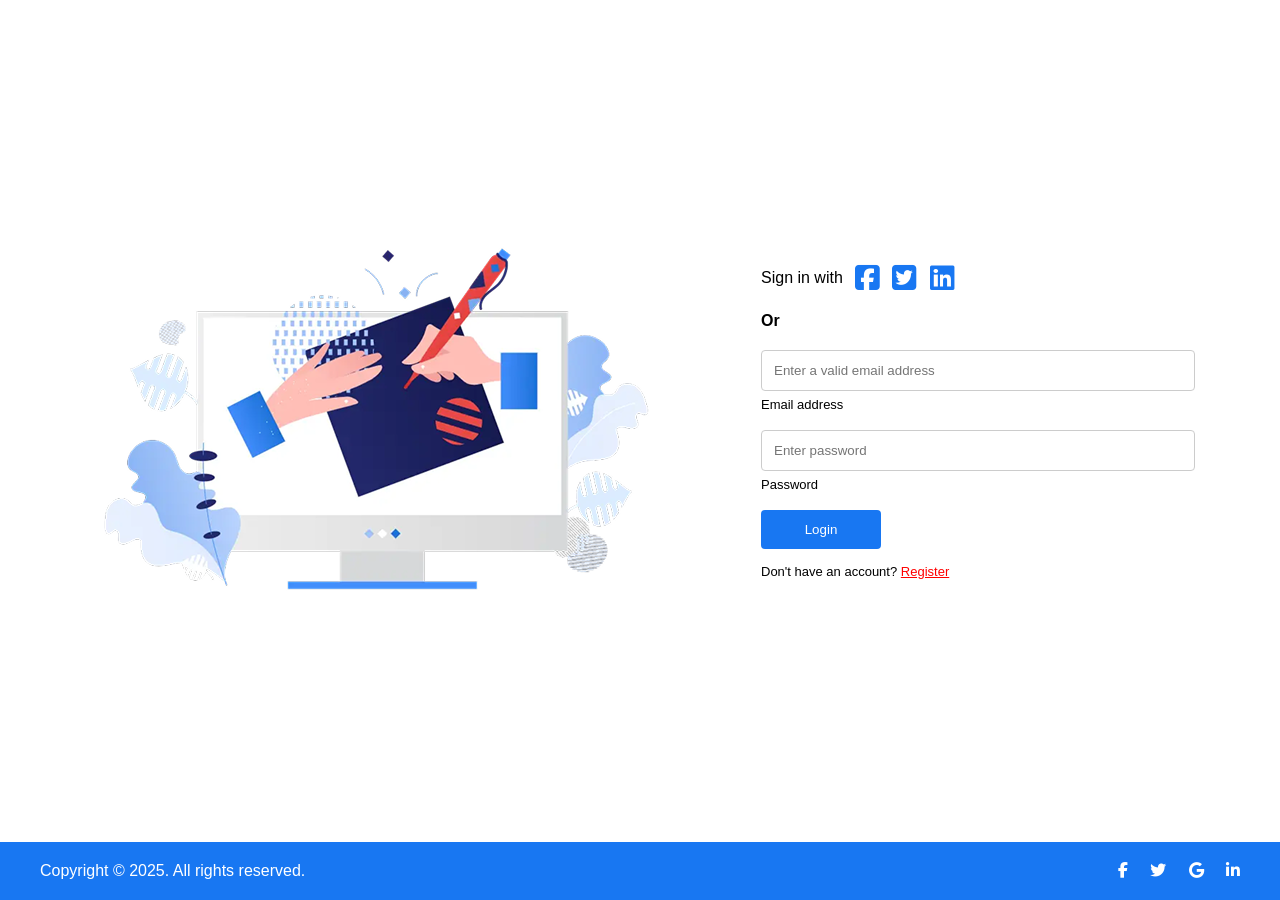
<file: project cuối môn js/pages/add-new-article.html>
<!DOCTYPE html>
<html lang="en">

<head>
    <meta charset="UTF-8">
    <meta name="viewport" content="width=device-width, initial-scale=1.0">
    <title>Document</title>
    <link rel="stylesheet" href="https://cdnjs.cloudflare.com/ajax/libs/font-awesome/6.5.1/css/all.min.css">
    <link rel="stylesheet" href="../css/add-new-article.css">
</head>

<body>
    <div class="banner" id="banner">

        <!-- HEADER -->
        <header class="header">
            <div class="logo">
                <span class="logo-chip"><i class="fa-solid fa-microchip"></i></span>
                RIKKEI_EDU_BLOG
            </div>

            <div class="search-bar">
                <input type="text" placeholder="Search for articles">
                <button class="logo-search"><i class="fa-solid fa-magnifying-glass"></i></button>
            </div>
        </header>

        <hr id="divider">

        <a href="../pages/form_addBlog.html" id="mainTitle">ADD NEW ARTICLE</a>

        <!-- BLOG LIST -->
        <div class="blog-list" id="blogList">

        </div>

        <!-- Pagination -->
        <div class="pagination">
            <a href="#" class="prev">← Previous</a>
            <div class="page-numbers">
                <span class="active">1</span>
                <span>2</span>
                <span>3</span>
                <span>4</span>
                <span>5</span>
                <span>6</span>
                <span>7</span>
                <span>8</span>
                <span>9</span>
                <span>10</span>
            </div>
            <a href="#" class="next">Next →</a>
        </div>


        <!-- Footer -->
        <footer class="footer">
            <div class="footer-container">
                <div class="footer-main">
                    <div class="footer-brand">
                        <h1>MY BLOG</h1>
                    </div>

                    <div class="footer-column about">
                        <h4>About Rareblocks</h4>
                        <p>Lorem ipsum dolor sit amet, consectetur adipiscing elit. Nullam dictum aliquet accumsan porta
                            lectus ridiculus in mattis. Netus sodales in volutpat ullamcorper amet adipiscing fermentum.
                        </p>
                    </div>

                    <div class="footer-column">
                        <h4>Company</h4>
                        <a href="#">About</a>
                        <a href="#">Features</a>
                        <a href="#">Works</a>
                        <a href="#">Career</a>
                    </div>

                    <div class="footer-column">
                        <h4>Help</h4>
                        <a href="#">Customer Support</a>
                        <a href="#">Delivery Details</a>
                        <a href="#">Term & Conditions</a>
                        <a href="#">Privacy Policy</a>
                    </div>

                    <div class="footer-column">
                        <h4>Resources</h4>
                        <a href="#">Free eBooks</a>
                        <a href="#">Development Tutorial</a>
                        <a href="#">How to - Blog</a>
                        <a href="#">Youtube Playlist</a>
                    </div>
                </div>

                <div class="footer-social">
                    <a href="#"><i class="fa-brands fa-twitter"></i></a>
                    <a href="#"><i class="fa-brands fa-facebook-f"></i></a>
                    <a href="#"><i class="fa-brands fa-instagram"></i></a>
                    <a href="#"><i class="fa-brands fa-github"></i></a>
                </div>
            </div>
        </footer>

    </div>

    <script type="module" src="../js/add-new-article.js"></script>
</body>

</html>
</file>
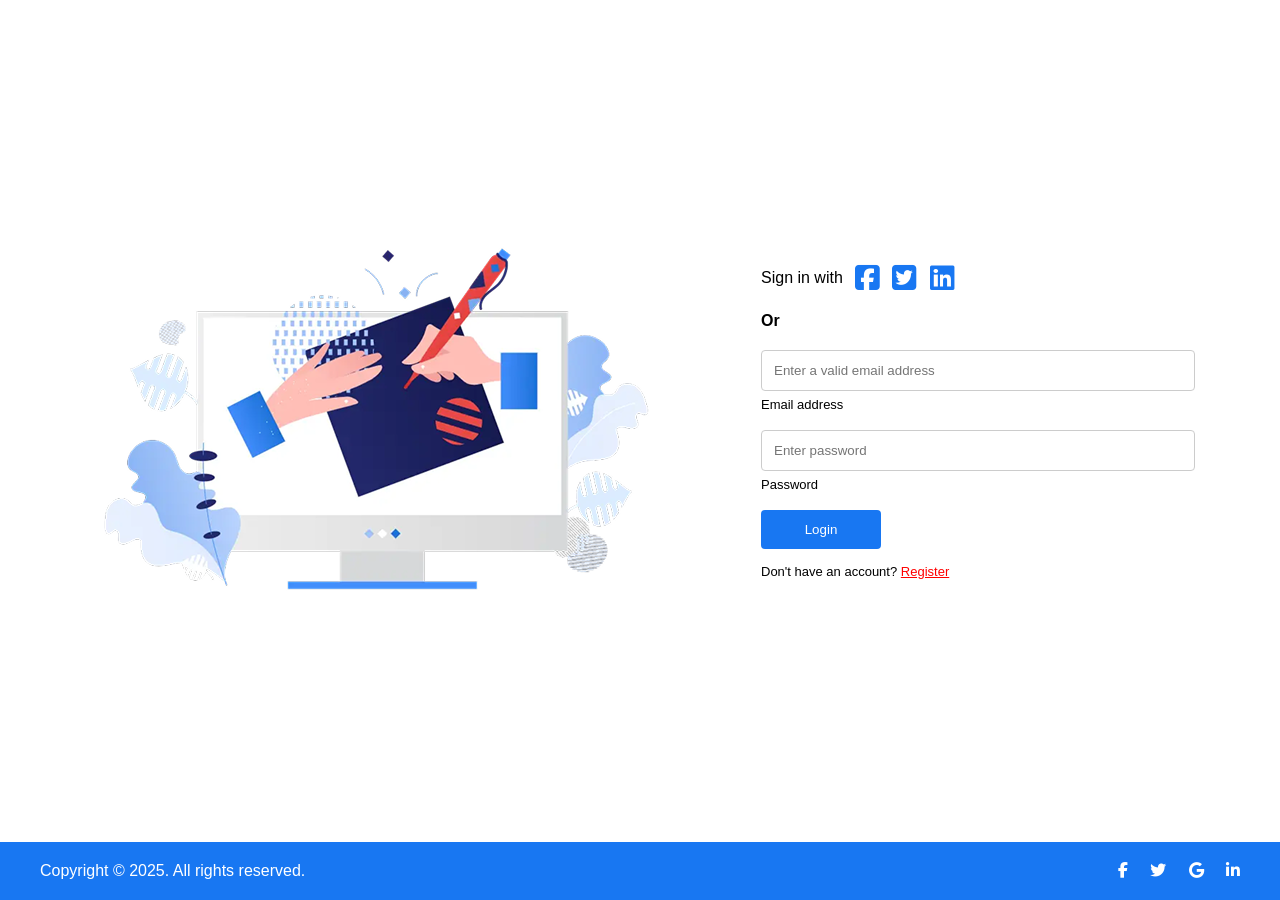
<file: project cuối môn js/pages/form_addBlog.html>
<!DOCTYPE html>
<html lang="vi">

<head>
    <meta charset="UTF-8">
    <meta name="viewport" content="width=device-width, initial-scale=1.0">
    <title>Add New Article</title>
    <link rel="stylesheet" href="../css/form_addBlog.css">
    <link rel="stylesheet" href="../css/responsive.css">
    <link rel="stylesheet" href="https://cdnjs.cloudflare.com/ajax/libs/font-awesome/6.6.0/css/all.min.css">
</head>

<body>
    <div class="container">

        <!-- Header -->
        <div class="header">
            <div class="flex items-center gap-3">
                <p>📝 Add New Article</p>
            </div>
            <button class="close-btn">&times;</button>
        </div>

        <div class="form-content">

            <!-- Title -->
            <div class="form-group">
                <label>Title:</label>
                <input type="text" placeholder="Enter article title...">
            </div>

            <!-- Article Categories -->
            <div class="form-group">
                <label>Article Categories:</label>
                <select id="categorySelect">
                    <option value="">-- Select category --</option>
                </select>
            </div>

            <!-- Mood -->
            <div class="form-group">
                <div class="form-group">
                    <label for="mood">Mood:</label>
                    <select id="mood" name="mood">
                        <option value="">-- Select your mood --</option>
                        <option value="happy">😊 Happy</option>
                        <option value="sad">😢 Sad</option>
                        <option value="excited">🤩 Excited</option>
                        <option value="angry">😡 Angry</option>
                        <option value="tired">😴 Tired</option>
                        <option value="love">😍 In Love</option>
                        <option value="confused">😕 Confused</option>
                        <option value="bored">😐 Bored</option>
                        <option value="relaxed">😌 Relaxed</option>
                        <option value="nervous">😬 Nervous</option>
                        <option value="cool">😎 Cool</option>
                        <option value="sick">🤒 Sick</option>
                        <option value="thinking">🤔 Thinking</option>
                        <option value="crying">😭 Crying</option>
                        <option value="sleepy">🥱 Sleepy</option>
                        <option value="grateful">🙏 Grateful</option>
                        <option value="lonely">🥺 Lonely</option>
                        <option value="motivated">💪 Motivated</option>
                        <option value="frustrated">😤 Frustrated</option>
                        <option value="surprised">😲 Surprised</option>
                        <option value="proud">😌 Proud</option>
                        <option value="anxious">😰 Anxious</option>
                        <option value="peaceful">🕊️ Peaceful</option>
                        <option value="curious">🧐 Curious</option>
                        <option value="shy">🙈 Shy</option>
                    </select>
                </div>
            </div>

            <!-- Content -->
            <div class="form-group">
                <label>Content:</label>
                <textarea rows="12" placeholder="Write your article content here..."></textarea>
            </div>

            <!-- Status -->
            <div class="form-group">
                <div class="status-options">
                    <label>Status</label>
                    <label class="radio-label">
                        <input type="radio" name="status">
                        <span>Public</span>
                    </label>
                    <label class="radio-label">
                        <input type="radio" name="status">
                        <span>Private</span>
                    </label>
                </div>
            </div>

            <!-- Upload -->
            <div class="form-group">
                <label>Upload Image / File</label>
                <div class="upload-area">
                    <div class="upload-icon">
                        <i class="fa-solid fa-cloud-arrow-up"></i>
                    </div>
                    <p>Browse and choose the files you want<br>to upload from your computer</p>
                    <input type="file" id="file-upload" hidden>
                </div>
            </div>

            <!-- Add Button -->
            <button class="add-btn">Add</button>
        </div>
    </div>

    <script type="module" src="../js/form-addBlog.js"></script>
</body>

</html>
</file>
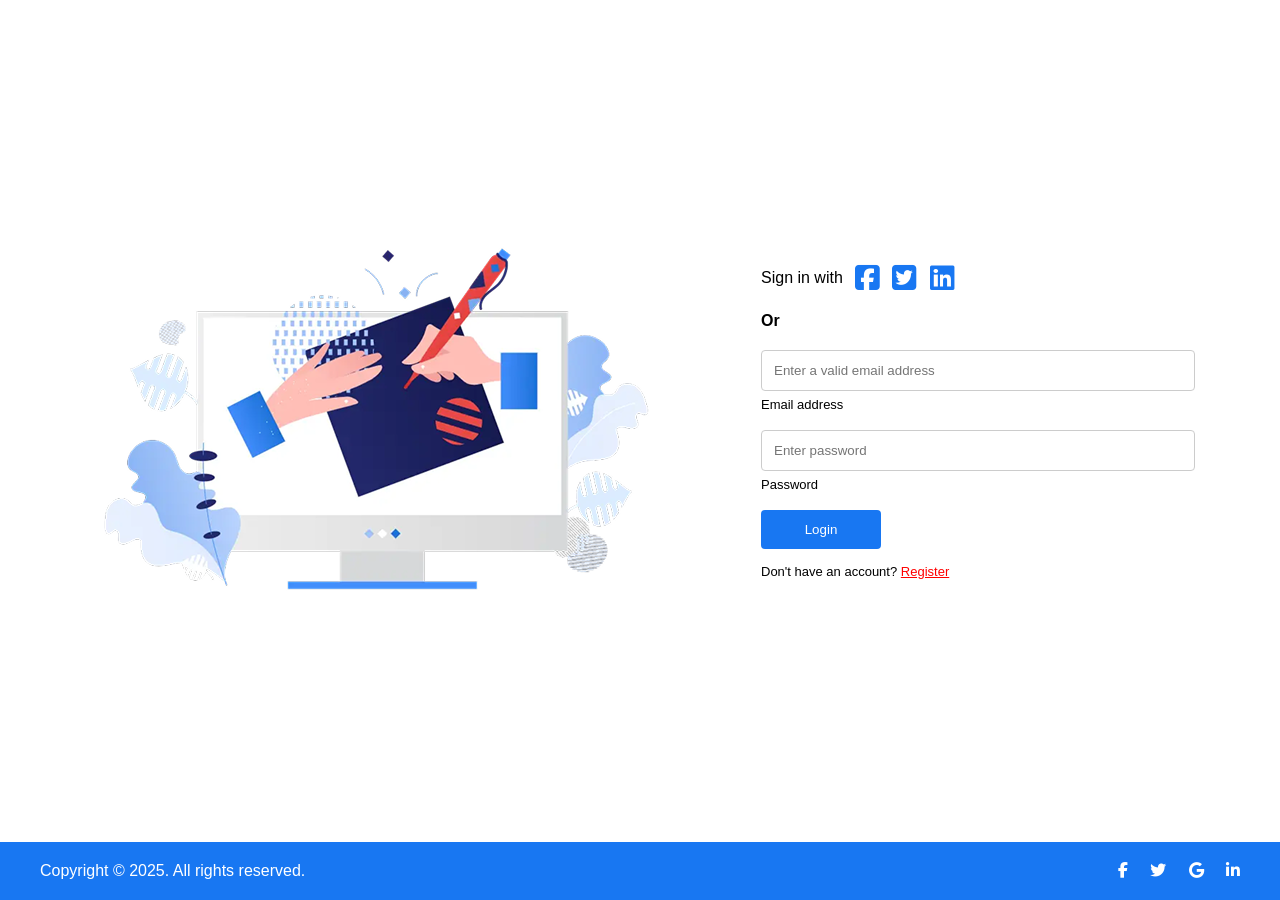
<file: project cuối môn js/pages/login.html>
<!DOCTYPE html>
<html lang="en">

<head>
    <meta charset="UTF-8">
    <meta name="viewport" content="width=device-width, initial-scale=1.0">
    <title id="pageTitle">Login</title>

    <link rel="stylesheet" href="../css/login.css">
    <link rel="stylesheet" href="../css/responsive.css">

    <link rel="stylesheet" href="https://cdnjs.cloudflare.com/ajax/libs/font-awesome/6.5.1/css/all.min.css">
</head>

<body>

    <div class="wrapper" id="wrapper">

        <div class="container" id="loginContainer">

            <div class="images" id="loginImageBox">
                <img id="loginImage" src="../assets/images/draw2.webp.png" alt="login image">
            </div>

            <form class="login" id="loginForm">
                <div class="social-login" id="socialLogin">
                    <span id="socialText">Sign in with</span>

                    <div class="icons" id="socialIcons">
                        <i class="fa-brands fa-square-facebook" id="facebookLogin"></i>
                        <i class="fa-brands fa-square-twitter" id="twitterLogin"></i>
                        <i class="fa-brands fa-linkedin" id="linkedinLogin"></i>
                    </div>
                </div>

                <p class="or" id="orText">Or</p>

                <div class="form-group" id="emailGroup">
                    <input id="emailInput" type="email" placeholder="Enter a valid email address">
                    <label for="emailInput" id="emailLabel">Email address</label>
                </div>

                <div class="form-group" id="passwordGroup">
                    <input id="passwordInput" type="password" placeholder="Enter password">
                    <label for="passwordInput" id="passwordLabel">Password</label>
                </div>

                <button id="loginBtn" type="submit">Login</button>

                <p class="register-text" id="registerText">
                    Don't have an account?
                    <a id="registerLink" href="../pages/register.html">Register</a>
                </p>
            </form>

        </div>

        <footer id="footer">
            <p id="copyrightText">Copyright © 2025. All rights reserved.</p>

            <div class="footer-icons" id="footerIcons">
                <i class="fa-brands fa-facebook-f" id="footerFacebook"></i>
                <i class="fa-brands fa-twitter" id="footerTwitter"></i>
                <i class="fa-brands fa-google" id="footerGoogle"></i>
                <i class="fa-brands fa-linkedin-in" id="footerLinkedin"></i>
            </div>
        </footer>

    </div>

    <script type="module" src="../js/login.js"></script>
</body>

</html>
</file>
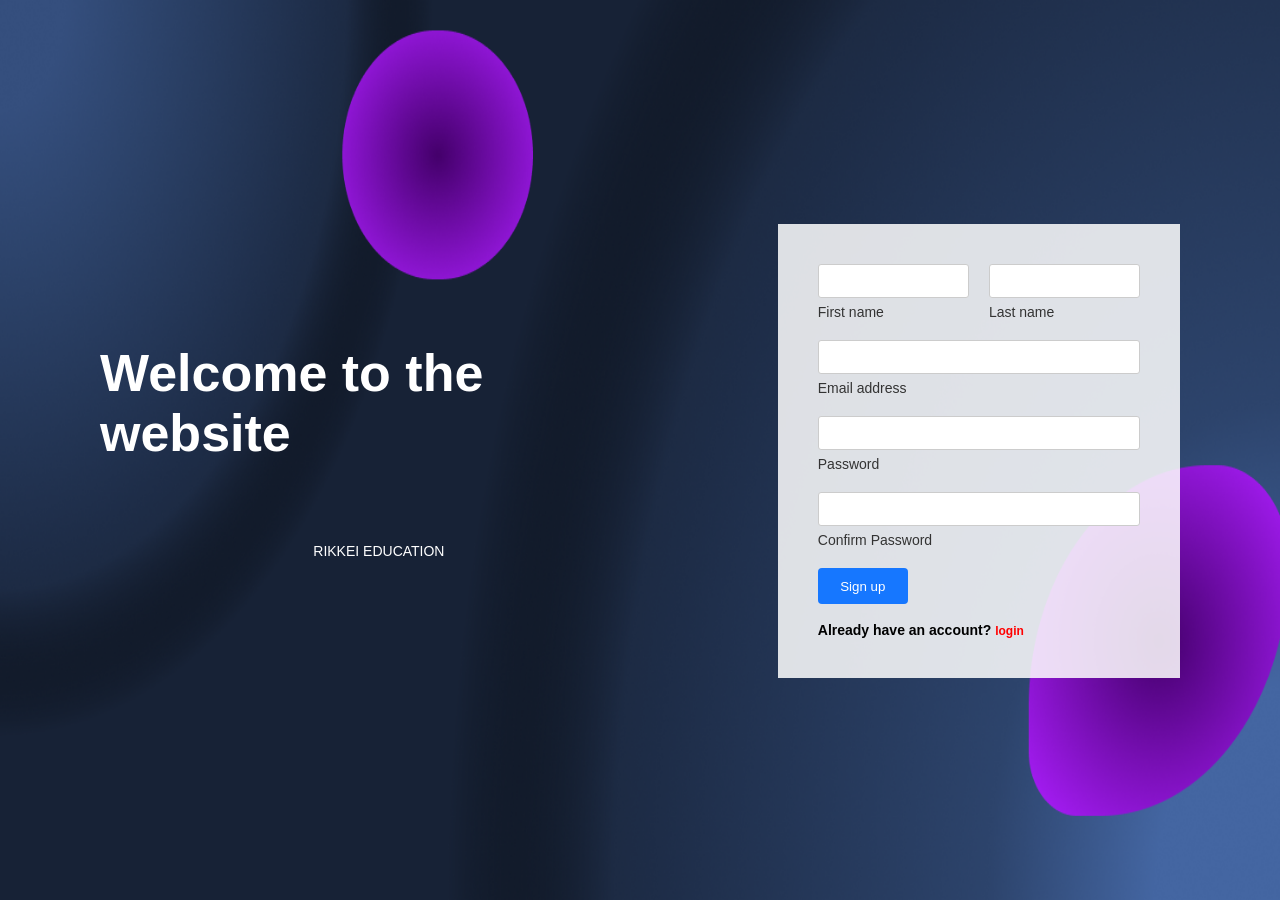
<file: project cuối môn js/pages/register.html>
<!DOCTYPE html>
<html lang="en">

<head>
    <meta charset="UTF-8">
    <meta name="viewport" content="width=device-width, initial-scale=1.0">
    <title>Register</title>
    <link rel="stylesheet" href="../css/register.css">
    <link rel="stylesheet" href="../css/responsive.css">
</head>

<body>

    <img src="../assets/images/registerbg.png">

    <div class="content">

        <div class="left-content">
            <h1>Welcome to the website</h1>
            <p>RIKKEI EDUCATION</p>
        </div>

        <div class="form-box">

            <div class="name-row">
                <div>
                    <input id="firstName" type="text">
                    <label for="firstName">First name</label>
                </div>

                <div>
                    <input id="lastName" type="text">
                    <label for="lastName">Last name</label>
                </div>
            </div>

            <div class="input-group">
                <input id="email" type="email">
                <label for="email">Email address</label>
            </div>

            <div class="input-group">
                <input id="password" type="password">
                <label for="password">Password</label>
            </div>

            <div class="input-group">
                <input id="confirmPassword" type="password">
                <label for="confirmPassword">Confirm Password</label>
            </div>

            <button class="signupBtn">Sign up</button>

            <p class="login-text">
                Already have an account?
                <a href="../pages/login.html">login</a>
            </p>

        </div>

    </div>

    <script type="module" src="../js/register.js"></script>

</body>

</html>
</file>
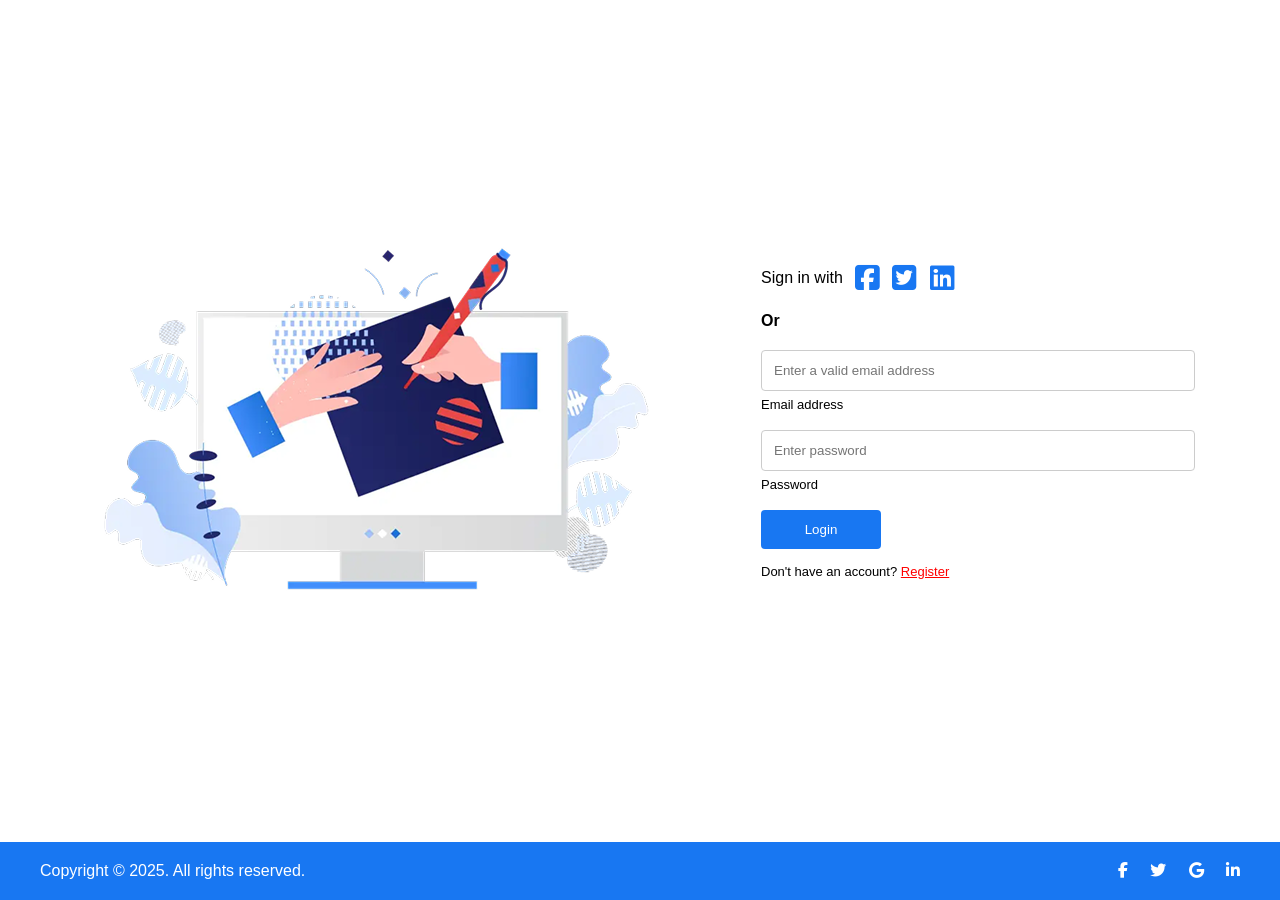
<file: project cuối môn js/pages/user_manager.html>
<!DOCTYPE html>
<html lang="en">

<head>
    <!-- META -->
    <meta charset="UTF-8">
    <meta name="viewport" content="width=device-width, initial-scale=1.0">

    <!-- TITLE -->
    <title id="pageTitle">Manage Users</title>

    <!-- CSS -->
    <link rel="stylesheet" href="../css/user_manager.css" id="mainCss">
    <link rel="stylesheet" href="../css/responsive.css">
    <link rel="stylesheet" href="https://cdnjs.cloudflare.com/ajax/libs/font-awesome/6.5.1/css/all.min.css">
</head>

<body id="body">

    <!-- ================= HEADER ================= -->
    <header id="header">
        <div class="top-right" id="topRight">
            <i class="fa-regular fa-envelope" id="iconMail"></i>
            <i class="fa-regular fa-bell" id="iconBell"></i>
            <img src="https://i.pravatar.cc/40" alt="" id="avatar">
        </div>
    </header>

    <!-- ================= MAIN CONTAINER ================= -->
    <div class="container" id="container">

        <!-- ===== SIDEBAR ===== -->
        <aside class="sidebar" id="sidebar">

            <a href="../pages/user_manager.html" id="btnUsers">
                <i class="fa-solid fa-users"></i> Manage Users
            </a>

            <a href="../pages/entries_manager.html" id="btnEntries">
                <i class="fa-solid fa-table-list"></i> Manage Entries
            </a>

            <a href="../pages/article_manager.html" id="btnArticles">
                <i class="fa-solid fa-newspaper"></i> Manage Article
            </a>

            <a href="../pages/login.html" id="btnLogout">
                <i class="fa-solid fa-right-from-bracket"></i> Log out
            </a>

        </aside>

        <!-- ===== CONTENT ===== -->
        <main class="content" id="content">

            <!-- TOP BAR -->
            <div class="top-bar" id="topBar">
                <h3 id="teamTitle">
                    Team members <span id="userCount">0 users</span>
                </h3>

                <div class="search-box" id="searchBox">
                    <i class="fa-solid fa-magnifying-glass" id="searchIcon"></i>
                    <input type="text" id="searchInput" placeholder="Search user">
                </div>
            </div>

            <!-- ===== TABLE ===== -->
            <table id="userTable">

                <!-- TABLE HEADER -->
                <thead id="tableHead">
                    <tr id="tableHeaderRow">
                        <th id="colName">Name &nbsp;</th>
                        <th id="colStatus">Status &nbsp; <i class="fa-solid fa-arrow-down"
                                style="color: rgb(5, 5, 5);"></i></th>
                        <th id="colEmail">Email address</th>
                        <th id="colAction">Actions</th>
                    </tr>
                </thead>

                <!-- TABLE BODY -->
                <tbody id="tableBody">
                </tbody>
            </table>

            <!-- ===== PAGINATION ===== -->
            <div class="pagination" id="pagination">

                <button id="prevBtn"><i class="fa-solid fa-arrow-left" style="color: rgb(5, 5, 5);"></i> &nbsp;
                    Previous</button>

                <div class="pages" id="pages">
                    <span id="page-1">1</span>
                    <span id="page-2">2</span>
                    <span id="page-3">3</span>
                    <span id="dots">...</span>
                    <span id="page-10">10</span>
                </div>

                <button id="nextBtn">Next &nbsp; <i class="fa-solid fa-arrow-right"
                        style="color: rgb(5, 5, 5);"></i></button>
            </div>

        </main>
    </div>

    <script type="module" src="../js/user_manager.js"></script>
</body>

</html>
</file>
<file: project cuối môn js/css/add-new-article.css>
* {
    margin: 0;
    padding: 0;
    box-sizing: border-box;
}

body {
    font-family: Arial, sans-serif;
    background: #f5f5f5;
}

.banner {
    width: 100%;
}

/* ================= HEADER ================= */
.header {
    background: white;
    padding: 15px 40px;
    display: flex;
    justify-content: space-between;
    align-items: center;
}

.logo {
    font-size: 18px;
    font-weight: bold;
}

.logo-chip {
    color: red;
}

.search-bar {
    flex: 1;
    max-width: 800px;
    margin-left: 30px;
    position: relative;
}

.search-bar input {
    width: 100%;
    padding: 10px 40px 10px 15px;
    border: 1px solid #ddd;
    border-radius: 8px;
}

.logo-search {
    position: absolute;
    right: 10px;
    top: 50%;
    transform: translateY(-50%);
    border: none;
    background: none;
}

/* ================= TITLE ================= */
#mainTitle {
    display: block;
    text-align: center;
    font-size: 18px;
    color: #0d6efd;
    text-decoration: none;
    margin: 20px 0;
    font-weight: 500;
}

/* ================= BLOG LIST ================= */
.blog-list {
    display: grid;
    grid-template-columns: repeat(3, 1fr);
    gap: 14px;
    padding: 0 12px 30px;
}

/* ================= CARD ================= */
.blog-card {
    background: white;
    overflow: hidden;
}

.blog-card img {
    width: 100%;
    height: 170px;
    object-fit: cover;
}

.blog-content {
    padding: 10px 2px;
}

.blog-content p:first-child {
    font-size: 10px;
    color: #4f46e5;
    margin-bottom: 8px;
    font-weight: 500;
}

.date {
    margin-bottom: 8px;
}

.date h3 {
    font-size: 15px;
    font-weight: 600;
    color: #111827;
    line-height: 1.4;
}

.op {
    font-size: 12px;
    color: #6b7280;
    line-height: 1.5;
    margin-bottom: 10px;
}

/* ================= FOOTER CARD ================= */
.name-content {
    display: flex;
    justify-content: space-between;
    align-items: center;
}

.name-content button {
    border: none;
    font-size: 10px;
    padding: 5px 10px;
    border-radius: 12px;
}

.name-blog-1,
.name-blog-2,
.name-blog-3,
.name-blog-4,
.name-blog-5,
.name-blog-6 {
    background: #f3f4f6;
    color: #6366f1;
}

.edit {
    background: none;
    color: #ec4899;
    cursor: pointer;
}

/* ================= PAGINATION ================= */
.pagination {
    display: flex;
    justify-content: center;
    gap: 50px;
    margin: 40px 0;
}

.page-numbers {
    display: flex;
    gap: 8px;
}

.page-numbers span {
    padding: 8px 12px;
    cursor: pointer;
}

.page-numbers .active {
    background: #ede9fe;
    border-radius: 6px;
    color: #7c3aed;
}

/* ================= FOOTER ================= */
.footer {
    background: white;
    padding: 30px;
    border-top: 1px solid #ddd;
}

.footer-main {
    display: grid;
    grid-template-columns: repeat(5, 1fr);
    gap: 25px;
}

.footer-column a {
    display: block;
    margin-bottom: 8px;
    color: #6b7280;
    text-decoration: none;
}

.footer-social {
    margin-top: 20px;
    display: flex;
    justify-content: center;
    gap: 20px;
}

/* ================= RESPONSIVE ================= */
@media screen and (max-width: 1024px) {
    .blog-list {
        grid-template-columns: repeat(2, 1fr);
    }
}

@media screen and (max-width: 768px) {
    .blog-list {
        grid-template-columns: 1fr;
    }

    .footer-main {
        grid-template-columns: 1fr;
    }

    .header {
        flex-wrap: wrap;
    }

    .search-bar {
        margin: 10px 0 0;
        width: 100%;
    }
}
</file>
<file: project cuối môn js/css/form_addBlog.css>
* {
    margin: 0;
    padding: 0;
    box-sizing: border-box;
}

body {
    background-color: #f8fafc;
    font-family: 'Segoe UI', Tahoma, Geneva, Verdana, sans-serif;
    padding: 40px 20px;
    min-height: 100vh;
}

.container {
    max-width: 1000px;
    margin: 0 auto;
    background-color: white;
    border-radius: 20px;
    box-shadow: 0 10px 30px rgba(0, 0, 0, 0.1);
    overflow: hidden;
}

/* Header */
.header {
    display: flex;
    align-items: center;
    justify-content: space-between;
    padding: 24px 32px;
    border-bottom: 1px solid #e5e7eb;
}

.header h1 {
    font-size: 24px;
    font-weight: 600;
    color: #1f2937;
}

.gap-3 {
    width: 230px;
    height: 27px;
    font-size: 24px;
    font-weight: bold;
}

.close-btn {
    font-size: 32px;
    color: #9ca3af;
    background: none;
    border: none;
    cursor: pointer;
}

/* Form Content */
.form-content {
    padding: 32px;
    display: flex;
    flex-direction: column;
    gap: 28px;
}

.form-group label {
    display: block;
    margin-bottom: 8px;
    font-weight: 500;
    color: #374151;
}

/* Input & Textarea */
input[type="text"],
textarea {
    width: 100%;
    padding: 14px 16px;
    border: 1px solid #d1d5db;
    border-radius: 12px;
    font-size: 16px;
    transition: all 0.3s;
}

input[type="text"]:focus,
textarea:focus {
    outline: none;
    border-color: #3b82f6;
    box-shadow: 0 0 0 3px rgba(59, 130, 246, 0.15);
}

textarea {
    resize: vertical;
    min-height: 260px;
}

/* Mood */
select {
    width: 100%;
    padding: 14px 16px;
    border: 1px solid #d1d5db;
    border-radius: 12px;
    font-size: 16px;
    background-color: white;
    cursor: pointer;
    transition: all 0.3s;
}

select:focus {
    outline: none;
    border-color: #3b82f6;
    box-shadow: 0 0 0 3px rgba(59, 130, 246, 0.15);
}

/* Status */
.status-options {
    display: flex;
    gap: 40px;
}

.radio-label {
    display: flex;
    align-items: center;
    gap: 8px;
    cursor: pointer;
    font-size: 16px;
    color: #374151;
}

.radio-label input {
    width: 18px;
    height: 18px;
    accent-color: #3b82f6;
}


.upload-area {
    border: 2px dashed #9ca3af;
    border-radius: 16px;
    padding: 5px;
    width: 30%;
    height: 170px;
    text-align: center;
    transition: all 0.3s;
}

.upload-area:hover {
    border-color: #3b82f6;
    background-color: #f8fafc;
}

.upload-icon {
    width: 70px;
    height: 70px;
    background-color: #f3f4f6;
    border-radius: 50%;
    display: flex;
    align-items: center;
    justify-content: center;
    margin: 0 auto 16px;
    font-size: 36px;
    color: #9ca3af;
}

.upload-area p {
    color: #6b7280;
    line-height: 1.5;
    margin-bottom: 20px;
}

.upload-btn {
    padding: 10px 24px;
    background-color: white;
    border: 1px solid #d1d5db;
    border-radius: 10px;
    cursor: pointer;
    font-weight: 500;
    transition: all 0.3s;
}

.upload-btn:hover {
    background-color: #f9fafb;
}

/* Add Button */
.add-btn {
    background-color: #10b981;
    color: white;
    font-size: 18px;
    font-weight: 600;
    padding: 16px;
    border: none;
    border-radius: 12px;
    cursor: pointer;
    margin-top: 10px;
    transition: all 0.3s;
    width: 10%;
}

.add-btn:hover {
    background-color: #059669;
    transform: translateY(-2px);
}
</file>
<file: project cuối môn js/css/responsive.css>
/* RESPONSIVE LOGIN */
@media (max-width: 1024px) {
    .container {
        gap: 60px;
    }

    .images img {
        width: 320px;
        height: auto;
    }

    .login {
        width: 300px;
    }
}

@media (max-width: 768px) {
    .container {
        flex-direction: column;
        gap: 30px;
        padding: 30px 20px;
    }

    .images img {
        width: 260px;
        height: auto;
    }

    .login {
        width: 100%;
        max-width: 320px;
    }

    button {
        width: 100%;
    }

    footer {
        flex-direction: column;
        gap: 15px;
        text-align: center;
    }
}

/* RESPONSIVE REGISTER */
@media (max-width: 1024px) {
    .content {
        padding: 0 50px;
        gap: 40px;
    }

    img {
        height: 100vh;
        object-fit: cover;
    }

    .left-content h1 {
        font-size: 42px;
    }

    .form-box {
        width: 360px;
        padding: 30px;
    }
}

@media (max-width: 768px) {
    body {
        overflow: auto;
    }

    img {
        height: 100vh;
        object-fit: cover;
    }

    .content {
        flex-direction: column;
        justify-content: center;
        text-align: center;
        padding: 30px 20px;
        gap: 30px;
    }

    .left-content h1 {
        font-size: 32px;
    }

    .left-content p {
        font-size: 13px;
    }

    .form-box {
        width: 100%;
        max-width: 360px;
        padding: 25px;
    }

    .name-row {
        flex-direction: column;
        gap: 15px;
    }

    button {
        width: 100%;
    }
}

/* RESPONSIVE AFTER LOGIN */
@media (max-width: 1024px) {
    .main-content {
        padding: 0 20px;
    }

    .recent-grid {
        grid-template-columns: 1fr;
        gap: 25px;
    }

    .post-card.large img {
        height: 320px;
    }

    .posts-grid {
        grid-template-columns: repeat(2, 1fr);
        gap: 25px;
    }

    .footer-main {
        grid-template-columns: 1.8fr 1fr 1fr 1fr;
        gap: 30px;
    }

    .footer-brand {
        grid-column: 1 / -1;
    }
}

@media (max-width: 768px) {
    .header {
        padding: 12px 20px;
        flex-wrap: wrap;
        gap: 12px;
    }

    .search-bar {
        width: 100%;
        margin: 0;
        max-width: none;
    }

    .logo {
        font-size: 20px;
    }

    .recent-grid {
        grid-template-columns: 1fr;
    }

    .post-card.large img {
        height: 280px;
    }

    .post-card.small img {
        height: 170px;
    }

    .posts-grid {
        grid-template-columns: 1fr;
        gap: 20px;
    }

    .post-info h3 {
        font-size: 18px;
    }

    .section-header {
        flex-direction: column;
        align-items: flex-start;
        gap: 15px;
    }

    .categories {
        display: flex;
        flex-wrap: wrap;
        gap: 10px;
    }

    .categories a {
        margin-right: 0;
        font-size: 14px;
    }

    .footer {
        padding: 50px 20px 40px;
    }

    .footer-main {
        grid-template-columns: 1fr;
        gap: 35px;
        text-align: center;
    }

    .footer-brand {
        text-align: center;
    }

    .footer-column h4,
    .footer-column.about h4 {
        margin-bottom: 12px;
    }

    .footer-social {
        padding-top: 40px;
        gap: 20px;
    }

    .pagination {
        flex-direction: column;
        gap: 15px;
    }

    .page-numbers {
        display: flex;
        flex-wrap: wrap;
        justify-content: center;
        gap: 8px;
    }
}

/* ===== Responsive 1024px ===== */
@media screen and (max-width: 1024px) {
    .container {
        max-width: 90%;
    }

    .form-content {
        padding: 24px;
    }

    .upload-area {
        width: 50%;
    }

    .add-btn {
        width: 20%;
    }

    .gap-3 {
        font-size: 20px;
        width: auto;
    }
}

/* ===== Responsive 768px ===== */
@media screen and (max-width: 768px) {
    body {
        padding: 20px 10px;
    }

    .header {
        padding: 20px;
    }

    .form-content {
        padding: 20px;
        gap: 20px;
    }

    .gap-3 {
        font-size: 18px;
    }

    input[type="text"],
    textarea,
    select {
        font-size: 14px;
        padding: 12px;
    }

    .status-options {
        flex-direction: column;
        gap: 12px;
    }

    .upload-area {
        width: 100%;
        height: auto;
        padding: 20px;
    }

    .upload-icon {
        width: 60px;
        height: 60px;
        font-size: 28px;
    }

    .add-btn {
        width: 100%;
    }

    .close-btn {
        font-size: 28px;
    }
}
</file>
<file: project cuối môn js/css/login.css>
* {
    margin: 0;
    padding: 0;
    box-sizing: border-box;
}

body {
    font-family: Arial, sans-serif;
    height: 100vh;
}

.wrapper {
    min-height: 100vh;
    display: flex;
    flex-direction: column;
    justify-content: space-between;
}

.container {
    flex: 1;
    display: flex;
    justify-content: center;
    align-items: center;
    gap: 100px;
    width: 100%;
    padding: 20px;
}

.images img {
    width: 576px;
    max-width: 100%;
}

.login {
    width: 434px;
}

.social-login {
    display: flex;
    align-items: center;
    gap: 12px;
    margin-bottom: 20px;
}

.icons i {
    font-size: 28px;
    color: #1877f2;
    margin-right: 8px;
    cursor: pointer;
}

.or {
    margin-bottom: 20px;
    font-weight: bold;
}

.form-group {
    margin-bottom: 18px;
}

.form-group input {
    width: 100%;
    padding: 12px;
    border: 1px solid #ccc;
    border-radius: 4px;
}

.form-group label {
    display: block;
    margin-top: 6px;
    font-size: 13px;
}

button {
    width: 120px;
    padding: 12px;
    background: #1877f2;
    color: white;
    border: none;
    border-radius: 4px;
    cursor: pointer;
}

.register-text {
    margin-top: 15px;
    font-size: 13px;
}

.register-text a {
    color: red;
}

footer {
    background: #1877f2;
    color: white;
    display: flex;
    justify-content: space-between;
    align-items: center;
    padding: 20px 40px;
}

.footer-icons i {
    margin-left: 18px;
    cursor: pointer;
}
</file>
<file: project cuối môn js/css/register.css>
* {
    margin: 0;
    padding: 0;
    box-sizing: border-box;
}

body {
    font-family: Arial, sans-serif;
    width: 100%;
    height: 100vh;
    overflow: hidden;
}

img {
    position: relative;
    width: 100%;
    height: 100vh;
}

.content {
    position: absolute;
    width: 100%;
    height: 100vh;
    display: flex;
    gap: 120px;
    align-items: center;
    padding: 0 100px;
    top: 1px;
}

.left-content {
    color: white;
}

.left-content h1 {
    font-size: 52px;
    font-weight: bold;
    margin-bottom: 30px;
}

.left-content p {
    font-size: 14px;
    text-align: center;
    padding-top: 50px;
}

.form-box {
    width: 420px;
    background: rgba(255, 255, 255, 0.85);
    padding: 40px;
}

.name-row {
    display: flex;
    gap: 20px;
    margin-bottom: 20px;
}

.name-row div {
    flex: 1;
}

input {
    width: 100%;
    height: 34px;
    padding: 8px;
    border: 1px solid #ccc;
    border-radius: 3px;
}

label {
    display: block;
    margin-top: 6px;
    font-size: 14px;
    color: #333;
}

.input-group {
    margin-bottom: 20px;
}

button {
    width: 90px;
    height: 36px;
    background: #1677ff;
    color: white;
    border: none;
    border-radius: 4px;
    cursor: pointer;
}

.login-text {
    margin-top: 18px;
    font-size: 14px;
    font-weight: bold;
}

.login-text a {
    color: red;
    text-decoration: none;
    font-size: 12px;
}
</file>
<file: project cuối môn js/css/user_manager.css>
* {
          margin: 0;
          padding: 0;
          box-sizing: border-box;
      }

      body {
          font-family: Arial, sans-serif;
          background: #FAFAFB;
      }

      header {
          height: 55px;
          background: white;
          border-bottom: 1px solid #ddd;
          display: flex;
          justify-content: flex-end;
          align-items: center;
          padding: 0 30px;
      }

      .top-right {
          display: flex;
          align-items: center;
          gap: 20px;
      }

      .top-right img {
          width: 36px;
          height: 36px;
          border-radius: 50%;
      }

      .container {
          display: flex;
          padding: 5px 40px;
          gap: 30px;
      }

      .sidebar {
          margin-top: 35px;
          width: 220px;
          min-width: 220px;
      }

      .sidebar a {
          display: flex;
          align-items: center;
          gap: 10px;
          width: 100%;
          height: 45px;
          /* tất cả nút cao bằng nhau */
          padding: 0 12px;
          border-radius: 6px;
          background: #e0ecff;
          text-decoration: none;
          color: blue;
          margin-top: 18px;
          font-weight: 600;
          box-shadow: rgba(0, 0, 0, 0.15) 0px 4px 10px;
      }

      .sidebar i {
          width: 25px;
          text-align: center;
          color: white;
          background-color: rgb(255, 61, 13);
          padding: 5px;
          border-radius: 5px;
      }

      /* content */
      .content {
          flex: 1;
          background: #FAFAFB;
          padding: 10px;
          border-radius: 8px;
          width: 85%;
          /* giữ lại 85% chiều rộng (100% - 15.4%) */
          margin-right: 7%;
          /* cắt bớt 1/6.5 ở bên trái */
      }


      /* top bar */
      .top-bar {
          display: flex;
          justify-content: space-between;
          /* thay vì gap cố định */
          align-items: center;
          margin-bottom: 25px;
      }


      .top-bar span {
          color: #7c3aed;
          font-size: 13px;
          margin-left: 10px;
          padding: 3px 5px;
          background: #F9F5FF;
          border-radius: 10px;
      }

      .top-bar h3 {
          padding: 10px 14px;
          background: white;
          font-weight: 480;
          font-size: 14px;
      }

      .search-box {
          border: 1px solid #ddd;
          padding: 8px 12px;
          background: white;
          width: 535px;
          border: none;
      }

      .search-box input {
          padding-top: 3px;
          outline: none;
          border: none;
      }



      /* table */
      table {
          width: 100%;
          border-collapse: collapse;
          /* gộp đường viền cho gọn */
      }

      th,
      td {
          padding: 8px;
          /* giữ khoảng cách thoáng */
          border-bottom: 1px solid #eee;
          text-align: left;
      }

      /* Name dài nhất */
      th:nth-child(1),
      td:nth-child(1) {
          width: 45%;
          /* chiếm nhiều không gian nhất */
      }

      /* Status */
      th:nth-child(2),
      td:nth-child(2) {
          width: 15%;
      }

      /* Email address */
      th:nth-child(3),
      td:nth-child(3) {
          width: 25%;
      }

      /* Actions */
      th:nth-child(4),
      td:nth-child(4) {
          width: 120px;
          /* cố định đủ chỗ cho 2 nút */
          text-align: center;
          /* căn giữa nút */
      }

      .userAction button {
          margin: 0 2px;
          /* khoảng cách nhỏ giữa block/unblock */
      }

      img {
          border-radius: 50%;
      }

      tbody {
          background: white;
      }

      .user {
          display: flex;
          align-items: center;
          gap: 10px;
      }

      .user img {
          width: 28px;
          height: 28px;
      }


      .user span {
          color: gray;
          font-size: 12px;
      }

      .block {
          color: #6941C6;
          width: 56px;
          height: 21px;
          background-color: #F9F5FF;
          border: none;
          border-radius: 10px;
      }

      .unblock {
          color: #175CD3;
          width: 75px;
          height: 21px;
          background-color: #EFF8FF;
          border: none;
          border-radius: 10px;
      }

      /* pagination */
      .pagination {
          margin-top: 30px;
          display: flex;
          justify-content: space-between;
          align-items: center;
      }

      .pagination button {
          padding: 8px 16px;
          border: 1px solid #ddd;
          background: white;
          border-radius: 6px;
          cursor: pointer;
      }

      .pages {
          display: flex;
          gap: 15px;
      }

      /* ===================== RESPONSIVE 1024px ===================== */
      @media screen and (max-width: 1024px) {
          .container {
              padding: 10px 20px;
              gap: 20px;
          }

          .sidebar {
              width: 220px;
          }

          .sidebar a {
              font-size: 14px;
              padding: 10px;
          }

          .content {
              width: 100%;
              margin-right: 0;
              padding: 10px;
          }

          .search-box {
              width: 320px;
          }

          th,
          td {
              font-size: 14px;
              padding: 10px 6px;
          }

          .block,
          .unblock {
              font-size: 12px;
          }
      }


      /* ===================== RESPONSIVE 768px ===================== */
      @media screen and (max-width: 768px) {

          .container {
              flex-direction: column;
              padding: 10px;
          }

          .sidebar {
              width: 100%;
              display: flex;
              flex-wrap: wrap;
              gap: 10px;
              margin-top: 10px;
          }

          .sidebar a {
              flex: 1 1 calc(50% - 10px);
              justify-content: center;
              margin-top: 0;
          }

          .content {
              width: 100%;
              margin: 0;
              padding: 0;
          }

          .top-bar {
              flex-direction: column;
              align-items: flex-start;
              gap: 15px;
          }

          .search-box {
              width: 100%;
          }

          table {
              display: block;
              overflow-x: auto;
              white-space: nowrap;
          }

          th,
          td {
              font-size: 13px;
          }

          .pagination {
              flex-direction: column;
              gap: 15px;
          }
      }


      /* ===================== RESPONSIVE 480px ===================== */
      @media screen and (max-width: 480px) {

          header {
              padding: 0 15px;
          }

          .top-right {
              gap: 12px;
          }

          .sidebar {
              flex-direction: column;
          }

          .sidebar a {
              width: 100%;
              font-size: 13px;
          }

          .top-bar h3 {
              font-size: 13px;
              padding: 8px;
          }

          .search-box {
              width: 100%;
              padding: 8px;
          }

          .search-box input {
              width: 80%;
          }

          th,
          td {
              font-size: 12px;
              padding: 8px 4px;
          }

          .user img {
              width: 24px;
              height: 24px;
          }

          .block,
          .unblock {
              width: auto;
              padding: 4px 8px;
              font-size: 11px;
          }

          .pages {
              gap: 8px;
              font-size: 12px;
          }

          .pagination button {
              padding: 6px 10px;
              font-size: 12px;
          }
      }
</file>
